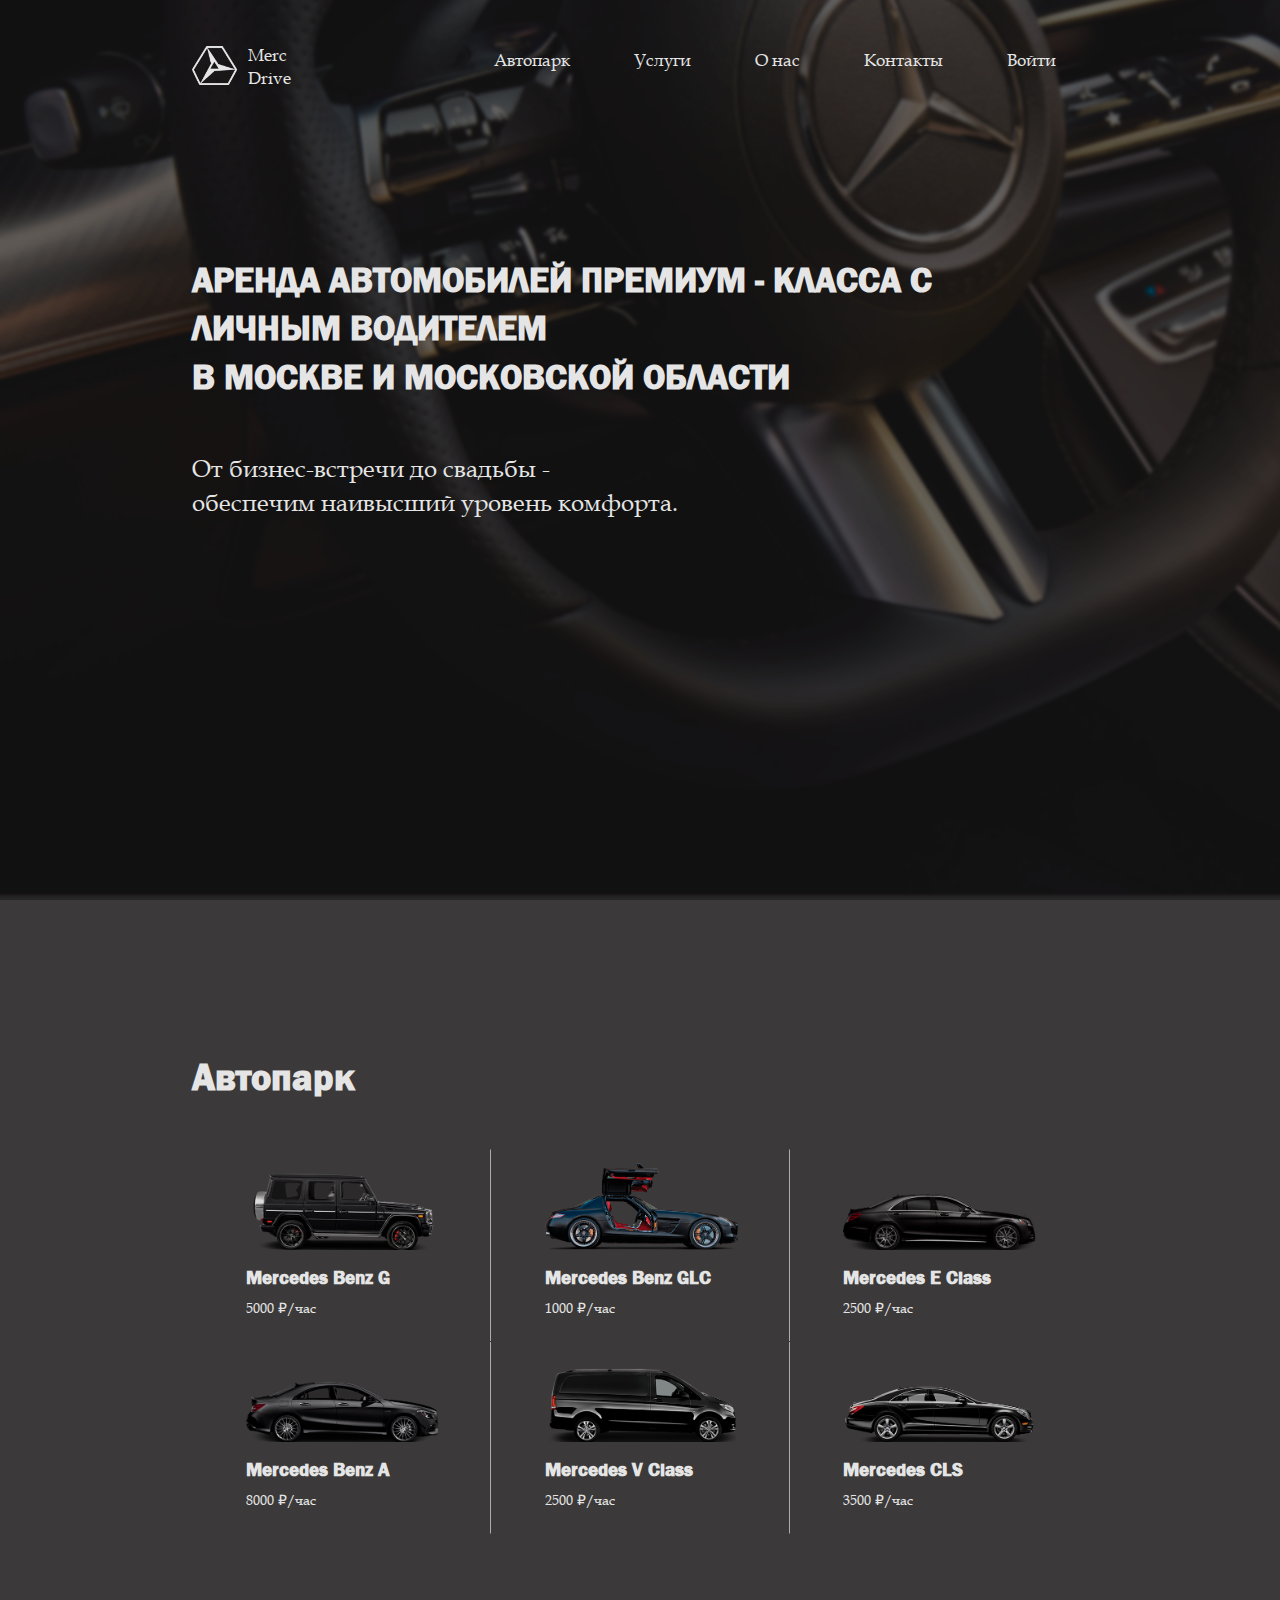
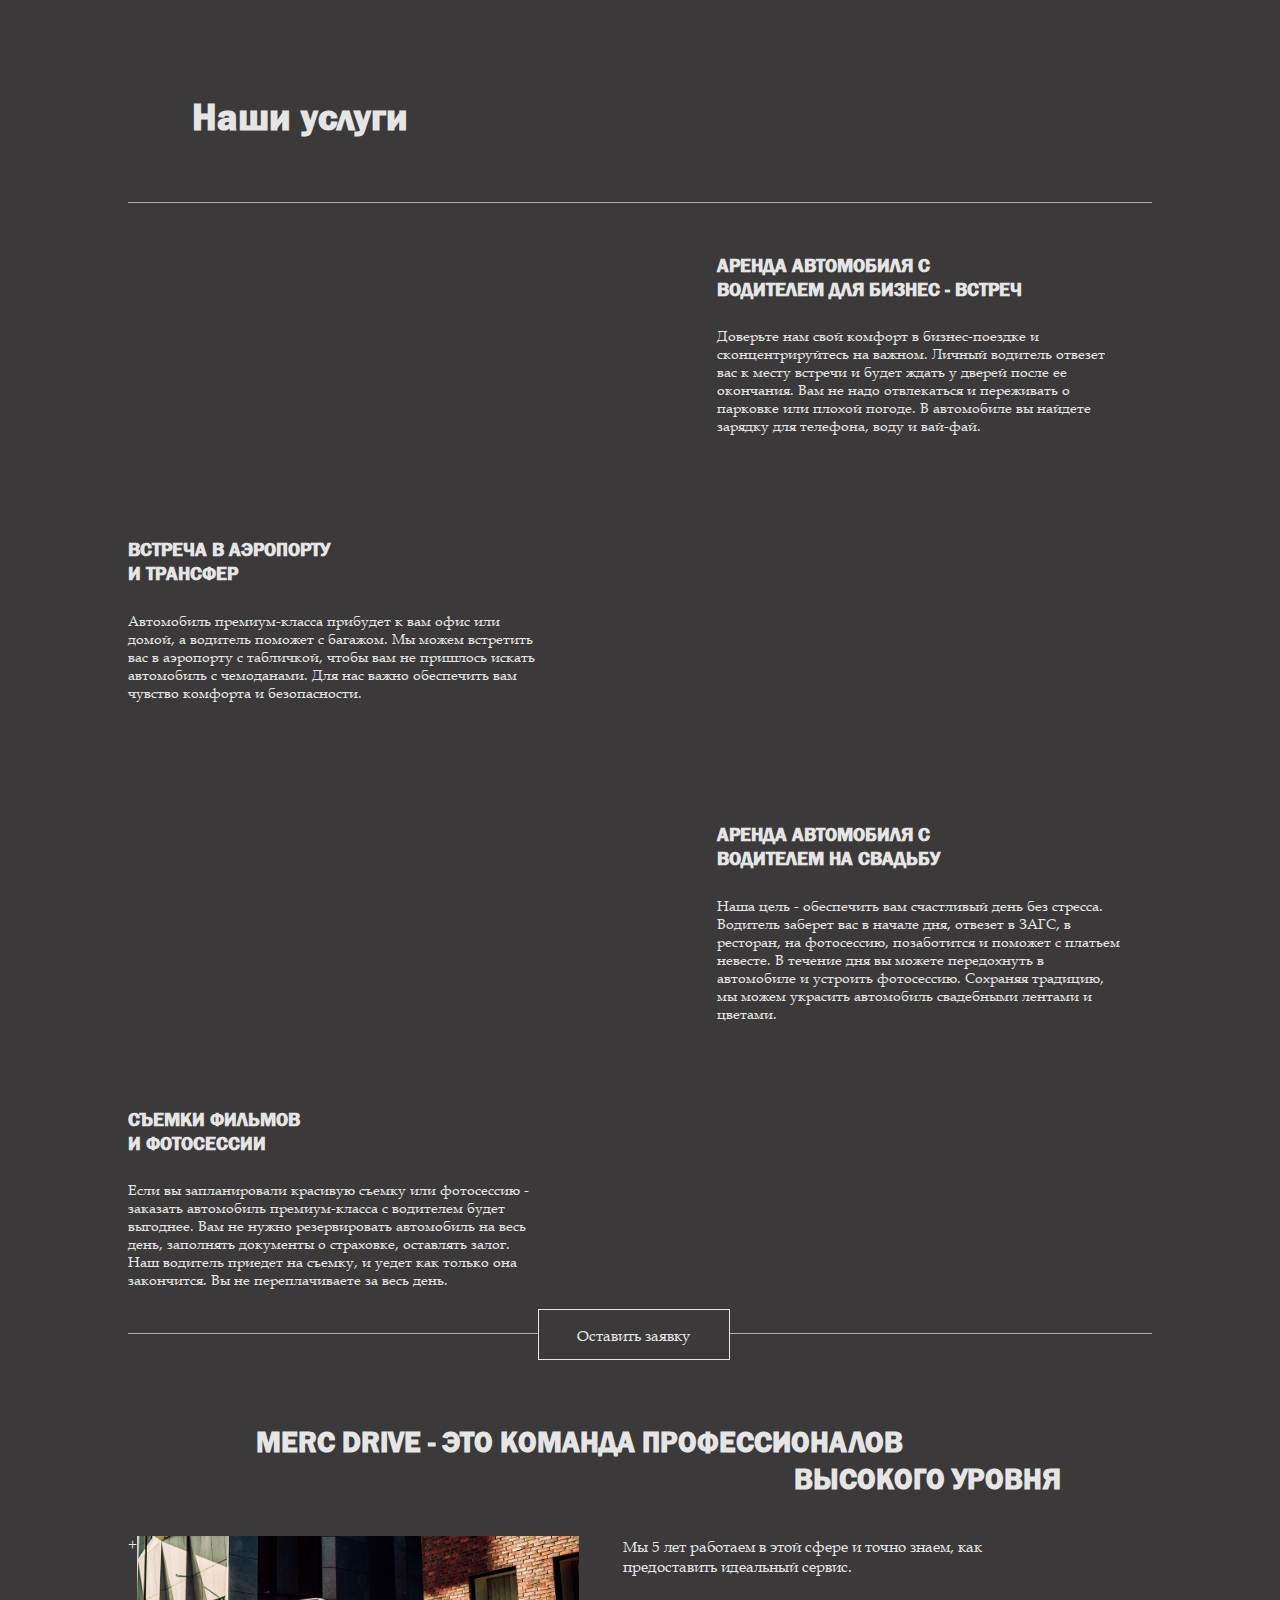
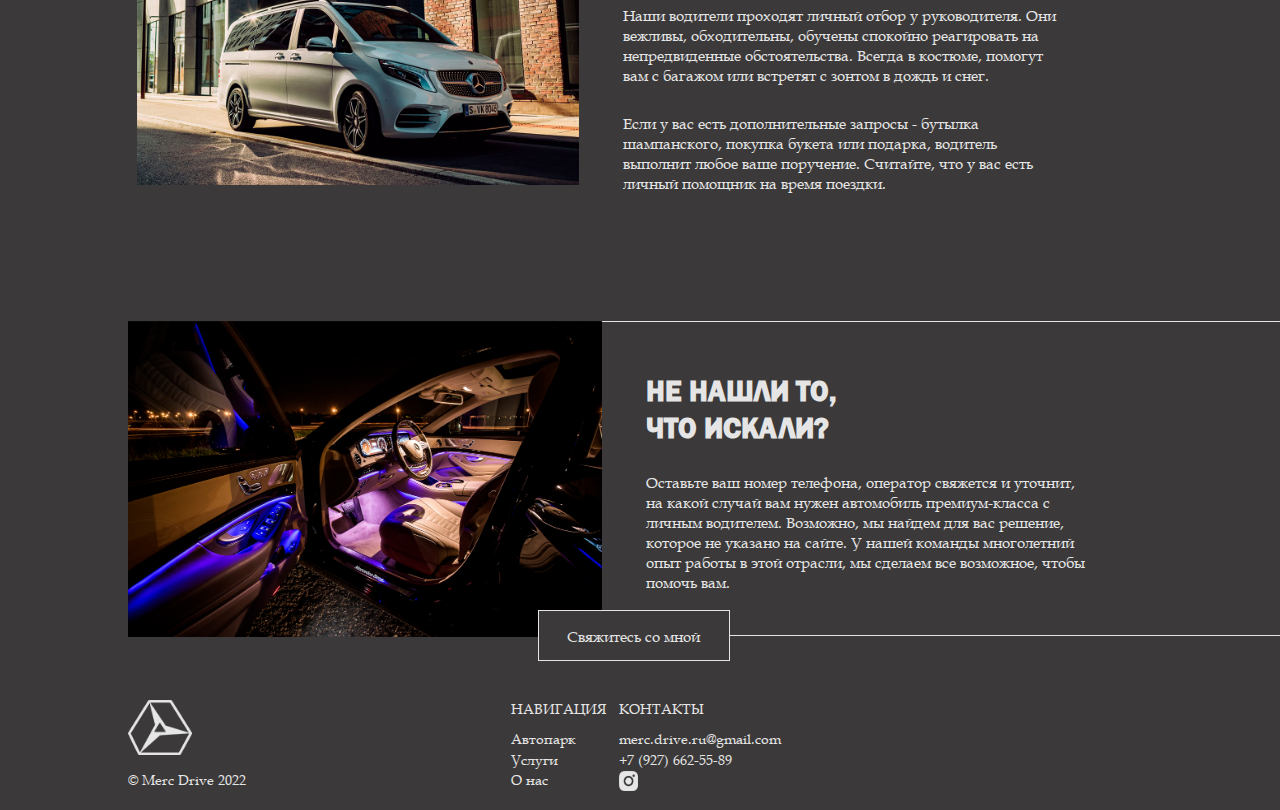
<file: index.html>
<!DOCTYPE html>
<html lang="ru">
<head>
    <meta charset="UTF-8">
    <meta http-equiv="X-UA-Compatible" content="IE=edge">
    <meta name="viewport" content="width=device-width, initial-scale=1.0">
    <link rel="stylesheet" href="/css/main.css">
    <title>Carsharing</title>
</head>
<body>
    <header>
        <div></div> <!-- блок для затемнения-->
        <ul>
            <li class="first_li">
                <img src="/picture/лого.png" alt="No Ethernet connection">
                <p>Merc <br> Drive</p>
            </li>
            <li>
                <nav>
                    <ul>
                        <a href="#1"><li>Автопарк</li></a>
                        <a href="#2"><li>Услуги</li></a>
                        <a href="#3"><li>О нас</li></a>
                        <a href="#4"><li>Контакты</li></a>
                        <a href="/output/sign.php"><li>Войти</li></a>
                    </ul>
                </nav>
            </li>
        </ul>
        <h1>
            АРЕНДА АВТОМОБИЛЕЙ ПРЕМИУМ - КЛАССА С ЛИЧНЫМ ВОДИТЕЛЕМ <br>
            В МОСКВЕ И МОСКОВСКОЙ ОБЛАСТИ
        </h1>
        <p>
            От бизнес-встречи до свадьбы - <br> обеспечим наивысший уровень комфорта.
        </p>
    </header>
    <main>
        <section class="information" id="information">
            <ul>
                <li>
                    <h3>40</h3>
                    <p>Водителей</p>
                </li>
                <li class="beetween">
                    <h3>5 лет</h3>
                    <p>В индустрии</p>
                </li>
                <li>
                    <h3>Самые</h3>
                    <p>Последние модели</p>
                </li>
            </ul>
        </section>
        <section class="cars">
            <h1>Автопарк</h1>
            <ul id="1">
                <li>
                    <a href="">
                       <div class="div_top">
                        <img src="/picture/MercedesBenzG.png" alt="">
                        <h3> Mercedes Benz G</h3>
                        <p>5000 ₽/час</p>
                    </div> 
                    </a>
                    <a href="">
                        <div class="div_top_second">
                        <img src="/picture/MercedesBenzGLC.png" alt="">
                        <h3> Mercedes Benz GLC</h3>
                        <p>1000 ₽/час</p>
                    </div>
                    </a>
                    <a href="">
                        <div class="div_top_last">
                            <img src="/picture/MercedesEClass.png" alt="">
                            <h3 class="last_h3"> Mercedes E Class</h3>
                            <p>2500 ₽/час</p>
                        </div>
                    </a>
                </li>
                <li class="bottom_li" id="bot">
                    <a href="">
                        <div class="bottom_div">
                        <img src="/picture/MercedesBenzA.png" alt="">
                        <h3> Mercedes Benz A</h3>
                        <p>8000 ₽/час</p>
                    </div>
                    </a>
                    <a href="">
                        <div class="bottom_div_second">
                        <img src="/picture/MercedesVClass.png" alt="">
                        <h3> Mercedes V Class</h3>
                        <p>2500 ₽/час</p>
                    </div>
                    </a>
                    <a href="">
                        <div class="bottom_div_last">
                        <img src="/picture/MercedesCLS.png" alt="">
                        <h3 class="last_h3"> Mercedes CLS</h3>
                        <p>3500 ₽/час</p>
                    </div>
                    </a>
                </li>
            </ul>
        </section>
        <section class="our_services">
            <h1>Наши услуги</h1>
            <ul id="2">
                <li>
                    <div>
                        <img id="left_picture1" src="/picture/oursevicesfirst.png" alt="">
                    </div>
                    <div>
                        <h3 class="li_h3_first">АРЕНДА АВТОМОБИЛЯ С <br> ВОДИТЕЛЕМ ДЛЯ БИЗНЕС - ВСТРЕЧ</h3>
                        <p class="li_p_first"> 
                            Доверьте нам свой комфорт в бизнес-поездке и сконцентрируйтесь на важном. Личный водитель отвезет вас к месту встречи и будет ждать у дверей после ее окончания. Вам не надо отвлекаться и переживать о парковке или плохой погоде. В автомобиле вы найдете зарядку для телефона, воду и вай-фай.
                        </p>
                    </div>
                </li>
                <li>
                    <div>
                        <h3 class="li_h3_second">ВСТРЕЧА В АЭРОПОРТУ <br> И ТРАНСФЕР</h3>
                        <p class="li_p_second">
                            Автомобиль премиум-класса прибудет к вам офис или домой, а водитель поможет с багажом. Мы можем встретить вас в аэропорту с табличкой, чтобы вам не пришлось искать автомобиль с чемоданами. Для нас важно обеспечить вам чувство комфорта и безопасности.</p>
                    </div>
                    <div>
                        <img id="right_picture1" src="/picture/oursevicesSecond.png" alt="">
                    </div>
                </li>
                <li>
                    <div>
                        <img id="left_picture2" src="/picture/oursevicestrith.png" alt="">
                    </div>
                    <div>
                        <h3 class="li_h3_first">АРЕНДА АВТОМОБИЛЯ С <br> ВОДИТЕЛЕМ НА СВАДЬБУ</h3>
                        <p class="li_p_first">
                            Наша цель - обеспечить вам счастливый день без стресса. Водитель заберет вас в начале дня, отвезет в ЗАГС, в ресторан, на фотосессию, позаботится и поможет с платьем невесте. В течение дня вы можете передохнуть в автомобиле и устроить фотосессию. Сохраняя традицию, мы можем украсить автомобиль свадебными лентами и цветами.                        </p>
                    </div>
                </li>
                <li>
                    <div>
                        <h3 class="li_h3_second">СЪЕМКИ ФИЛЬМОВ <br> И ФОТОСЕССИИ</h3>
                        <p class="li_p_second">
                            Если вы запланировали красивую съемку или фотосессию - заказать автомобиль премиум-класса с водителем будет выгоднее. Вам не нужно резервировать автомобиль на весь день, заполнять документы о страховке, оставлять залог. Наш водитель приедет на съемку, и уедет как только она закончится. Вы не переплачиваете за весь день.                    </div>
                    <div>
                        <img id="right_picture2" src="/picture/oursevicesfourth.png" alt="">
                    </div>
                </li>
            </ul>
            <a id="btn" class="btn animated-button thar-three" onclick="click3()"><p>Оставить заявку</p></a> 
            <div class="modul" id="modul"></div>
            <div class="modul_window" id="modul-window">
                <h1 id="close-modul"><a onclick="click4()">+</a></h1>
                <p>
                Чтобы оставить заявку <a href="/output/sign.php">зарегистрируйтесь</a>
            </p>
            </div>
        </section>
        <section class="professional">
            <h1 class="first_h1">MERC DRIVE - ЭТО КОМАНДА ПРОФЕССИОНАЛОВ</h1>
            <h1 id="3" class="second_h1">ВЫСОКОГО УРОВНЯ</h1>
            <ul>+
                
                <li>
                    <img id="profimg" src="/picture/professionalfirst.png" alt="">
                </li>
                <li>
                    <p class="first_p">Мы 5 лет работаем в этой сфере и точно знаем, как предоставить идеальный сервис.</p>
                    <p class="second_p">Наши водители проходят личный отбор у руководителя. Они вежливы, обходительны, обучены спокойно реагировать на непредвиденные обстоятельства. Всегда в костюме, помогут вам с багажом или встретят с зонтом в дождь и снег.</p>
                    <p class="trith_p">Если у вас есть дополнительные запросы - бутылка шампанского, покупка букета или подарка, водитель выполнит любое ваше поручение. Считайте, что у вас есть личный помощник на время поездки.</p>
                </li>
            </ul>
        </section>
        <section class="search">
            <ul>
                <li >
                    <img id="searchimg" src="/picture/searchfirst.png" alt="">
                </li>
                <li class="first_li_search">
                    <h1>НЕ НАШЛИ ТО, ЧТО ИСКАЛИ?</h1>
                    <p>Оставьте ваш номер телефона, оператор свяжется и уточнит, на какой случай вам нужен автомобиль премиум-класса с личным водителем. Возможно, мы найдем для вас решение, которое не указано на сайте. У нашей команды многолетний опыт работы в этой отрасли, мы сделаем все возможное, чтобы помочь вам.</p>
                </li>
            </ul>
            <a id="btn2" class="btn animated-button thar-three" onclick="click3()"><p>Свяжитесь со мной</p></a> 
            <div class="modul" id="modul"></div>
            <div class="modul_window" id="modul-window">
                <h1 id="close-modul"><a onclick="click4()">+</a></h1>
                <p>
                Чтобы оставить заявку <a href="/output/sign.php">зарегистрируйтесь</a>
            </p>
            </div>
        </section>
    </main>
    <footer>
        <div id="4">
            <img class="logotip" src="/picture/лого.png" alt="">
            <p>© Merc Drive 2022</p>
        </div>
        <div>
            <ul>
                <li class="first_li_footer">
                    <p class="p_footer">НАВИГАЦИЯ</p>
                    <a href="#1">Автопарк</a>
                    <a href="#2">Услуги</a>
                    <a href="#3">О нас</a>
                </li>
                <li>
                    <p class="p_footer">КОНТАКТЫ</p>
                    <p href="">merc.drive.ru@gmail.com</p>
                    <p href="">+7 (927) 662-55-89</p>
                    <a href="#"><img class="inst" src="/picture/inst.png" alt=""></a>
                </li>
            </ul>
        </div>
    </footer>
    <a href="#" id="go1" class="go">↑</a>
    <script src="/js/scroll.js"></script>
    
</body>
</html>
</file>
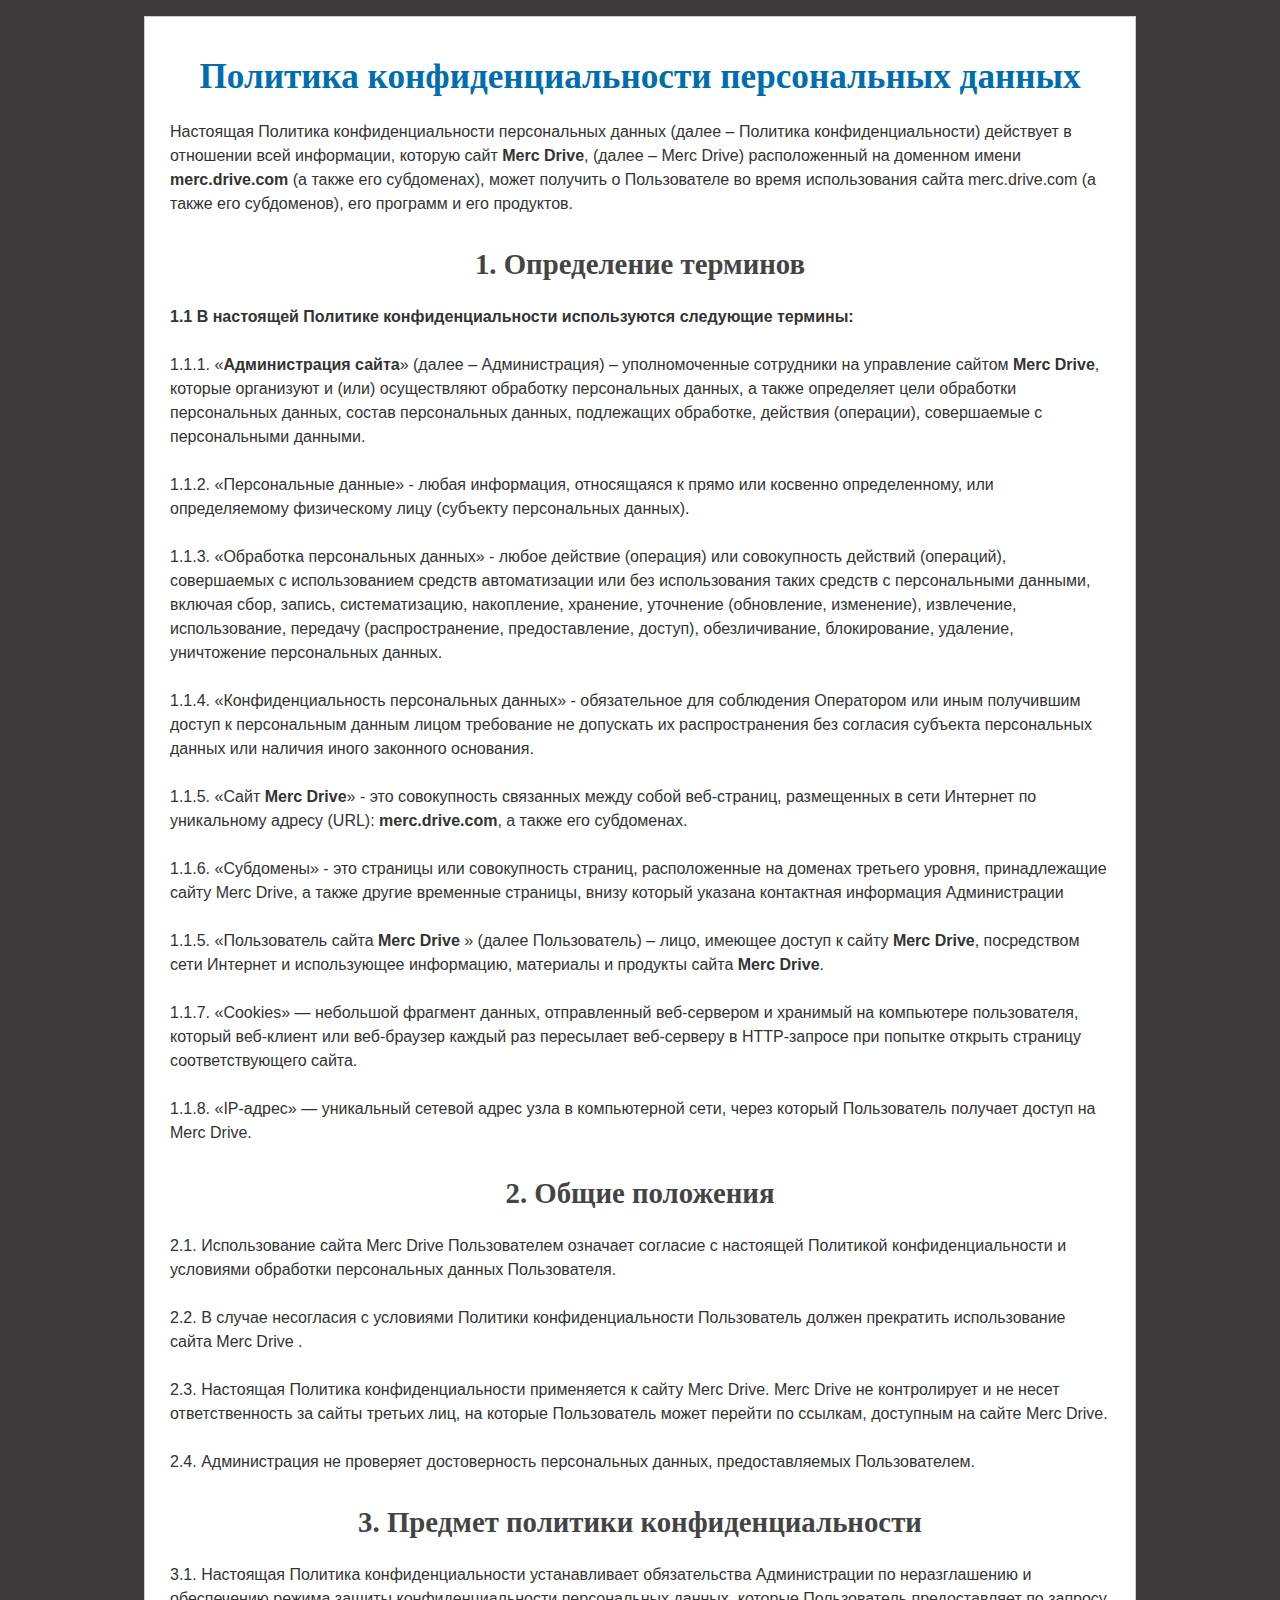
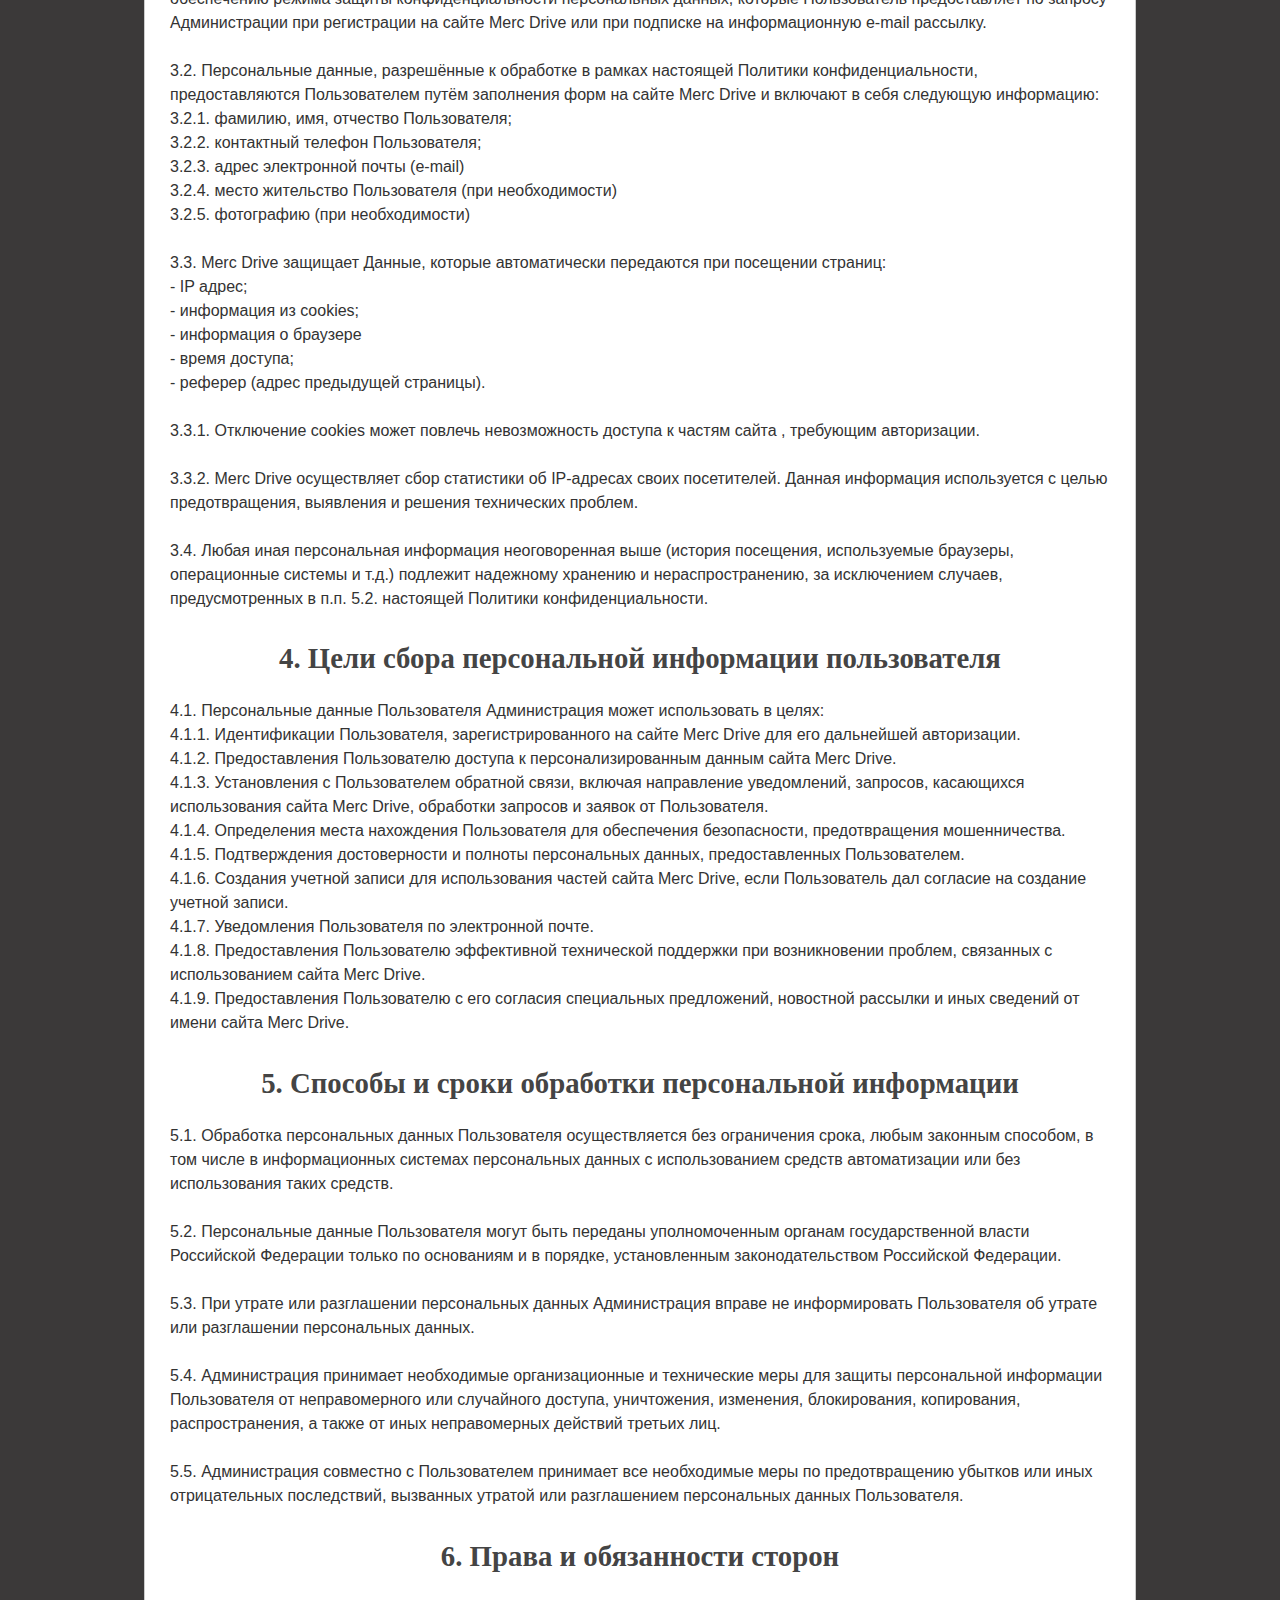
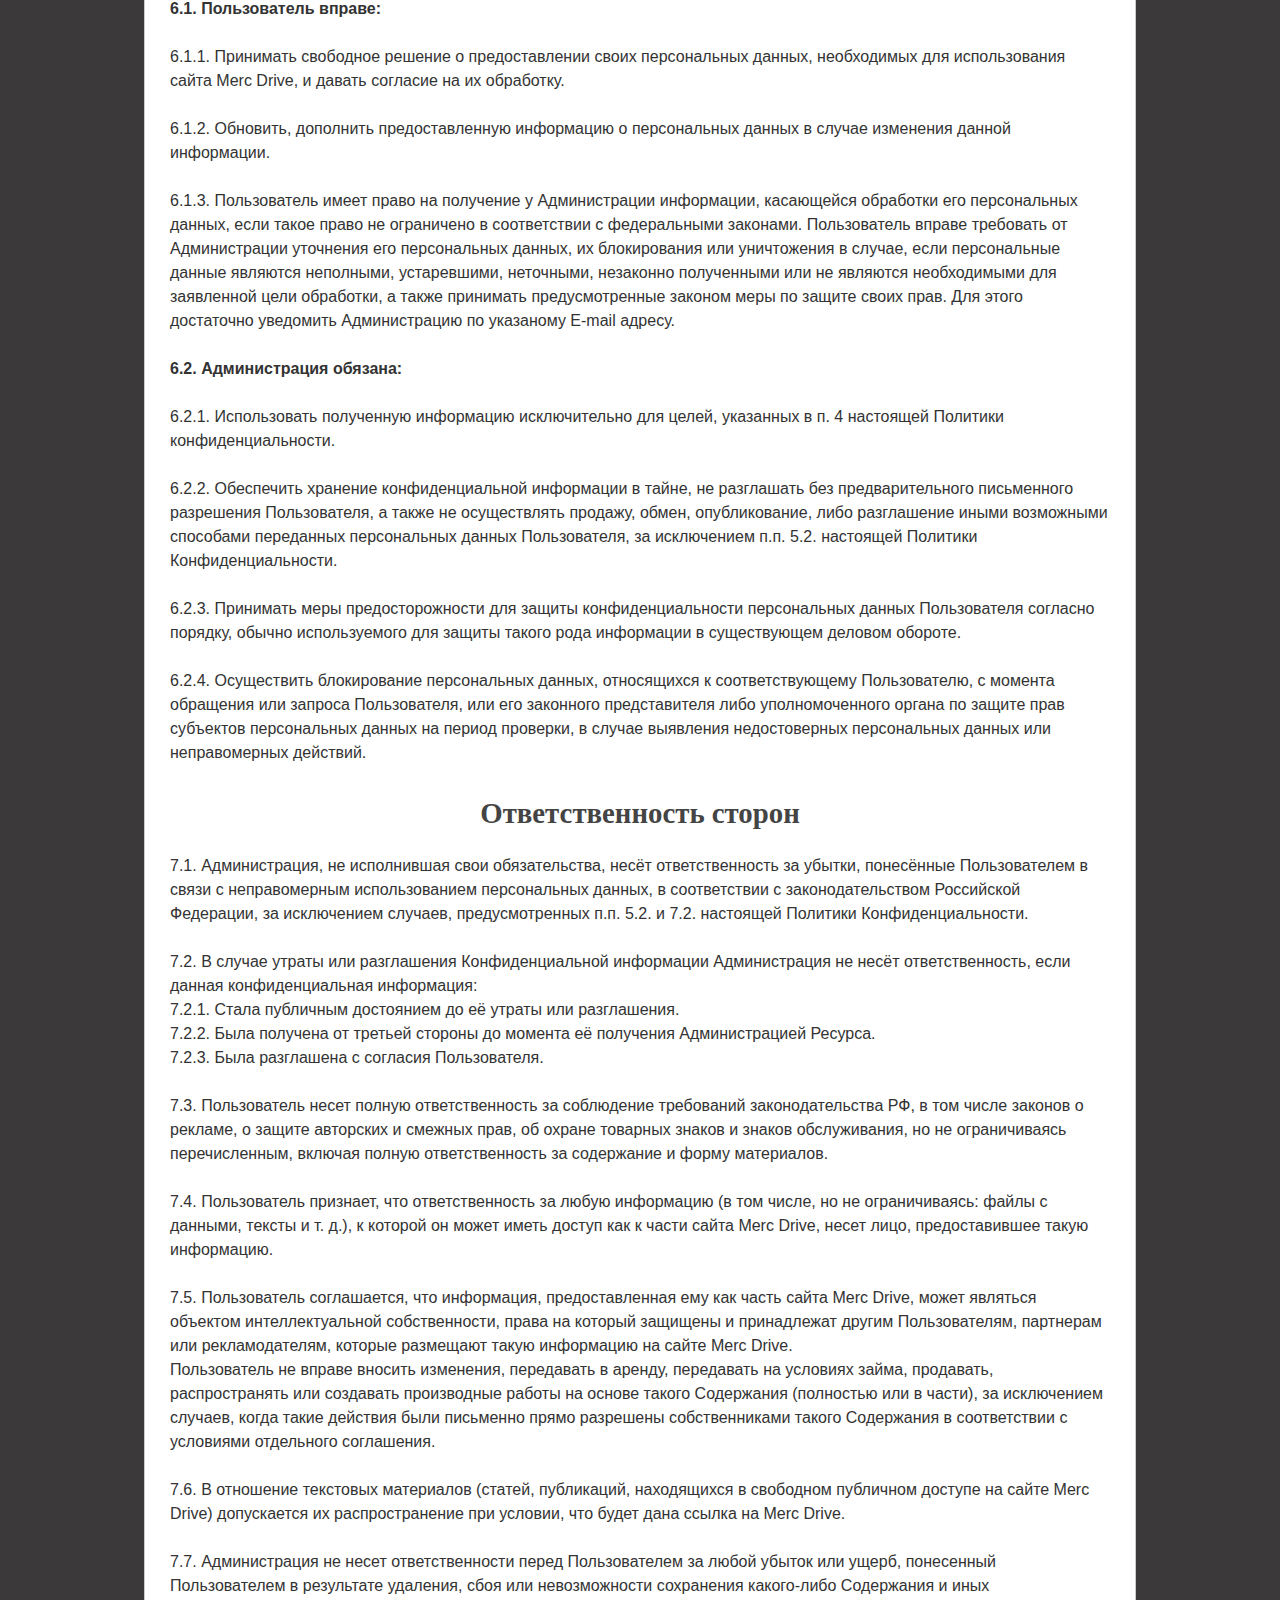
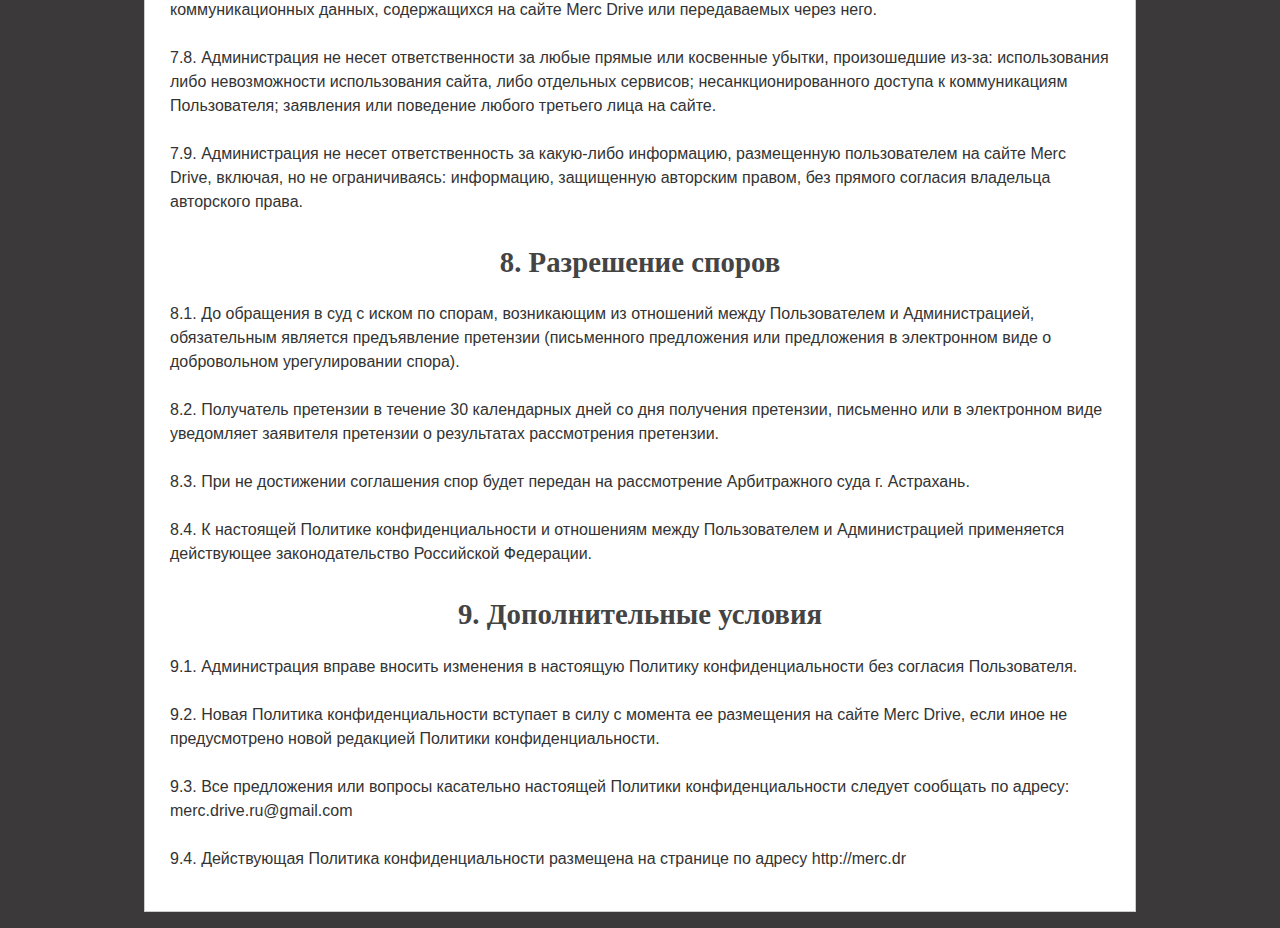
<file: politica.html>
<!DOCTYPE html><html lang=\"ru-ru\" dir=\"ltr\">
<head>
<meta http-equiv="content-type" content="text/html; charset=utf-8" />
<meta name="viewport" content="width=device-width, initial-scale=1.0" />
<link href="favicon.ico" rel="shortcut icon" type="image/vnd.microsoft.icon" />
<title>Политика конфиденциальности</title>
<style>
body {background:#3b3939}
form {margin:0}
.layout {background:#fff; width:940px; margin:1em auto; border:1px solid #ccc; padding:1em 2%}
h1 {color:#006dad; font-size:2.2em; text-align:center}
h2 {color:#444; font-size:1.8em; text-align:center}
h3 {color:#222; font-size:1.6em; text-align:center}
p {color:#333; padding:0 0 0.5em; font:1em Arial; line-height:150%}
</style>
</head>
<body><div class="layout">
		<h1>Политика конфиденциальности персональных данных</h1>
		<p>Настоящая Политика конфиденциальности персональных данных (далее – Политика конфиденциальности) действует в 
		отношении всей информации, которую сайт <strong>Merc Drive</strong>, (далее – Merc Drive) расположенный на 
		доменном имени <strong>merc.drive.com</strong> (а также его субдоменах), может получить о Пользователе во время использования 
		сайта merc.drive.com (а также его субдоменов), его программ и его продуктов.</p>
		
		<h2>1. Определение терминов</h2>
		
		<p><strong>1.1 В настоящей Политике конфиденциальности используются следующие термины:<strong></p>
		
		<p>1.1.1. «<strong>Администрация сайта</strong>» (далее – Администрация) – уполномоченные сотрудники 
		на управление сайтом <strong>Merc Drive</strong>,
		которые организуют и (или) осуществляют обработку персональных данных, а также определяет цели обработки персональных 
		данных, состав персональных данных, подлежащих обработке, действия (операции), совершаемые с персональными данными.</p>
		
		<p>1.1.2. «Персональные данные» - любая информация, относящаяся к прямо или косвенно определенному, или определяемому 
		физическому лицу (субъекту персональных данных).</p>

		<p>1.1.3. «Обработка персональных данных» - любое действие (операция) или совокупность действий (операций), совершаемых 
		с использованием средств автоматизации или без использования таких средств с персональными данными, включая сбор, запись, 
		систематизацию, накопление, хранение, уточнение (обновление, изменение), извлечение, использование, передачу 
		(распространение, предоставление, доступ), обезличивание, блокирование, удаление, уничтожение персональных данных.</p>

		<p>1.1.4. «Конфиденциальность персональных данных» - обязательное для соблюдения Оператором или иным получившим доступ 
		к персональным данным лицом требование не допускать их распространения без согласия субъекта персональных данных или 
		наличия иного законного основания.</p>

		<p>1.1.5. «Сайт <strong> Merc Drive</strong>» - это совокупность связанных между собой веб-страниц, размещенных в сети Интернет по уникальному 
		адресу (URL): <strong>merc.drive.com</strong>, а также его субдоменах.</p>

		<p>1.1.6. «Субдомены»  - это страницы или совокупность страниц, расположенные на доменах третьего уровня, 
		принадлежащие сайту Merc Drive, а также другие временные страницы, внизу который указана контактная
		информация Администрации</p>
		
		<p>1.1.5. «Пользователь сайта <strong>Merc Drive</strong> » (далее Пользователь) – лицо, имеющее доступ 
		к сайту <strong>Merc Drive</strong>, посредством сети Интернет 
		и использующее информацию, материалы и продукты сайта <strong>Merc Drive</strong>.</p>
		
		<p>1.1.7. «Cookies» — небольшой фрагмент данных, отправленный веб-сервером и хранимый на компьютере пользователя, 
		который веб-клиент или веб-браузер каждый раз пересылает веб-серверу в HTTP-запросе при попытке открыть страницу 
		соответствующего сайта.</p>

		<p>1.1.8. «IP-адрес» — уникальный сетевой адрес узла в компьютерной сети, через который Пользователь получает доступ на 
		Merc Drive.</p>
		
		<h2>2. Общие положения</h2>
		<p>2.1. Использование сайта Merc Drive Пользователем означает согласие с настоящей Политикой 
		конфиденциальности и условиями обработки персональных данных Пользователя.</p>

		<p>2.2. В случае несогласия с условиями Политики конфиденциальности Пользователь должен прекратить использование 
		сайта Merc Drive .</p>

		<p>2.3. Настоящая Политика конфиденциальности применяется к сайту Merc Drive.
		Merc Drive не контролирует и не несет ответственность за сайты третьих лиц, на которые Пользователь 
		может перейти по ссылкам, доступным на сайте Merc Drive.</p>

		<p>2.4. Администрация не проверяет достоверность персональных данных, предоставляемых Пользователем.</p>
		
		<h2>3. Предмет политики конфиденциальности</h2>
		
		<p>3.1. Настоящая Политика конфиденциальности устанавливает обязательства Администрации по неразглашению и обеспечению 
		режима защиты конфиденциальности персональных данных, которые Пользователь предоставляет по запросу Администрации при 
		регистрации на сайте Merc Drive или при подписке на информационную e-mail рассылку.</p>
		
		<p>3.2. Персональные данные, разрешённые к обработке в рамках настоящей Политики конфиденциальности, предоставляются 
		Пользователем путём заполнения форм на сайте Merc Drive и включают в себя следующую информацию:<br />
		3.2.1. фамилию, имя, отчество Пользователя;<br />
		3.2.2. контактный телефон Пользователя;<br />
		3.2.3. адрес электронной почты (e-mail)<br />
		3.2.4. место жительство Пользователя (при необходимости)<br />
		3.2.5. фотографию (при необходимости)</p>

		<p>3.3. Merc Drive защищает Данные, которые автоматически передаются при посещении страниц:<br />
		- IP адрес;<br />
		- информация из cookies;<br />
		- информация о браузере <br />
		- время доступа;<br />
		- реферер (адрес предыдущей страницы).</p>

		<p>3.3.1. Отключение cookies может повлечь невозможность доступа к частям сайта <?php echo Merc Drive ?>, требующим 
		авторизации.</p>

		<p>3.3.2. Merc Drive осуществляет сбор статистики об IP-адресах своих посетителей. Данная информация 
		используется с целью предотвращения, выявления и решения технических проблем.</p>
		<p>3.4. Любая иная персональная информация неоговоренная выше (история посещения, используемые браузеры, операционные 
		системы и т.д.) подлежит надежному хранению и нераспространению, за исключением случаев, 
		предусмотренных в п.п. 5.2. настоящей Политики конфиденциальности.</p>
		
		<h2>4. Цели сбора персональной информации пользователя</h2>
		
		<p>4.1. Персональные данные Пользователя Администрация может использовать в целях:<br />
		4.1.1. Идентификации Пользователя, зарегистрированного на сайте Merc Drive для его дальнейшей авторизации.<br />

		4.1.2. Предоставления Пользователю доступа к персонализированным данным сайта Merc Drive.<br />

		4.1.3. Установления с Пользователем обратной связи, включая направление уведомлений, запросов, касающихся использования 
		сайта Merc Drive, обработки запросов и заявок от Пользователя.<br />

		4.1.4. Определения места нахождения Пользователя для обеспечения безопасности, предотвращения мошенничества.<br />

		4.1.5. Подтверждения достоверности и полноты персональных данных, предоставленных Пользователем.<br />

		4.1.6. Создания учетной записи для использования частей сайта Merc Drive, если Пользователь дал согласие на 
		создание учетной записи.<br />

		4.1.7. Уведомления Пользователя по электронной почте.<br />

		4.1.8. Предоставления Пользователю эффективной технической поддержки при возникновении проблем, связанных с использованием 
		сайта Merc Drive.<br />

		4.1.9. Предоставления Пользователю с его согласия специальных предложений, новостной рассылки и иных сведений от имени 
		сайта Merc Drive.</p>
		
		<h2>5. Способы и сроки обработки персональной информации</h2>
		
		<p>5.1. Обработка персональных данных Пользователя осуществляется без ограничения срока, любым законным способом, в 
		том числе в информационных системах персональных данных с использованием средств автоматизации или без использования 
		таких средств.</p>
		<p>5.2. Персональные данные Пользователя могут быть переданы уполномоченным органам государственной власти Российской 
		Федерации только по основаниям и в порядке, установленным законодательством Российской Федерации.</p>
		<p>5.3. При утрате или разглашении персональных данных Администрация вправе не информировать Пользователя об утрате или 
		разглашении персональных данных.</p>
		<p>5.4. Администрация принимает необходимые организационные и технические меры для защиты персональной информации 
		Пользователя от неправомерного или случайного доступа, уничтожения, изменения, блокирования, копирования, распространения, 
		а также от иных неправомерных действий третьих лиц.</p>
		<p>5.5. Администрация совместно с Пользователем принимает все необходимые меры по предотвращению убытков или иных 
		отрицательных последствий, вызванных утратой или разглашением персональных данных Пользователя.</p>
		
		<h2>6. Права и обязанности сторон</h2>
		
		<p><strong>6.1. Пользователь вправе:</strong></p>
		<p>6.1.1. Принимать свободное решение о предоставлении своих персональных данных, необходимых для использования 
		сайта Merc Drive, и давать согласие на их обработку.</p>

		<p>6.1.2. Обновить, дополнить предоставленную информацию о персональных данных в случае изменения данной информации.</p>
		
		<p>6.1.3. Пользователь имеет право на получение у Администрации информации, касающейся обработки его персональных данных, 
		если такое право не ограничено в соответствии с федеральными законами. Пользователь вправе требовать от Администрации
		уточнения его персональных данных, их блокирования или уничтожения в случае, если персональные данные являются неполными, 
		устаревшими, неточными, незаконно полученными или не являются необходимыми для заявленной цели обработки, а также 
		принимать предусмотренные законом меры по защите своих прав. Для этого достаточно уведомить Администрацию по указаному E-mail адресу.</p>

		<p><strong>6.2. Администрация обязана:</strong></p>
		<p>6.2.1. Использовать полученную информацию исключительно для целей, указанных в п. 4 настоящей Политики 
		конфиденциальности.</p>

		<p>6.2.2. Обеспечить хранение конфиденциальной информации в тайне, не разглашать без предварительного письменного 
		разрешения Пользователя, а также не осуществлять продажу, обмен, опубликование, либо разглашение иными возможными 
		способами переданных персональных данных Пользователя, за исключением п.п. 5.2. настоящей Политики Конфиденциальности.</p>

		<p>6.2.3. Принимать меры предосторожности для защиты конфиденциальности персональных данных Пользователя согласно порядку, 
		обычно используемого для защиты такого рода информации в существующем деловом обороте.</p>

		<p>6.2.4. Осуществить блокирование персональных данных, относящихся к соответствующему Пользователю, с момента 
		обращения или запроса Пользователя, или его законного представителя либо уполномоченного органа по защите прав 
		субъектов персональных данных на период проверки, в случае выявления недостоверных персональных данных или 
		неправомерных действий.</p>
		
		<h2>Ответственность сторон</h2>
		<p>7.1. Администрация, не исполнившая свои обязательства, несёт ответственность за убытки, 
		понесённые Пользователем в связи с неправомерным использованием персональных данных, в соответствии с законодательством 
		Российской Федерации, за исключением случаев, предусмотренных п.п. 5.2. и 7.2. настоящей Политики Конфиденциальности.</p>

		<p>7.2. В случае утраты или разглашения Конфиденциальной информации Администрация не несёт ответственность, 
		если данная конфиденциальная информация:<br />
		7.2.1. Стала публичным достоянием до её утраты или разглашения.<br />
		7.2.2. Была получена от третьей стороны до момента её получения Администрацией Ресурса.<br />
		7.2.3. Была разглашена с согласия Пользователя.</p>

		<p>7.3. Пользователь несет полную ответственность за соблюдение требований законодательства РФ, в том числе законов о 
		рекламе, о защите авторских и смежных прав, об охране товарных знаков и знаков обслуживания, но не ограничиваясь 
		перечисленным, включая полную ответственность за содержание и форму материалов.</p>

		<p>7.4. Пользователь признает, что ответственность за любую информацию (в том числе, но не ограничиваясь: файлы с данными, 
		тексты и т. д.), к которой он может иметь доступ как к части сайта Merc Drive, несет лицо, предоставившее 
		такую информацию.</p>
		
		<p>7.5. Пользователь соглашается, что информация, предоставленная ему как часть сайта Merc Drive, может 
		являться объектом интеллектуальной собственности, права на который защищены и принадлежат другим Пользователям, 
		партнерам или рекламодателям, которые размещают такую информацию на сайте Merc Drive. <br />
		Пользователь не вправе вносить изменения, передавать в аренду, передавать на условиях займа, продавать, распространять 
		или создавать производные работы на основе такого Содержания (полностью или в части), за исключением случаев, когда такие 
		действия были письменно прямо разрешены собственниками такого Содержания в соответствии с условиями отдельного соглашения.</p>

		<p>7.6. В отношение текстовых материалов (статей, публикаций, находящихся в свободном публичном доступе на 
		сайте Merc Drive) допускается их распространение при условии, что будет дана ссылка 
		на Merc Drive.</p>
		
		<p>7.7. Администрация не несет ответственности перед Пользователем за любой убыток или ущерб, понесенный Пользователем 
		в результате удаления, сбоя или невозможности сохранения какого-либо Содержания и иных коммуникационных данных, 
		содержащихся на сайте Merc Drive или передаваемых через него.</p>

		<p>7.8. Администрация не несет ответственности за любые прямые или косвенные убытки, произошедшие из-за: использования 
		либо невозможности использования сайта, либо отдельных сервисов; несанкционированного доступа к коммуникациям 
		Пользователя; заявления или поведение любого третьего лица на сайте.</p>
		
		<p>7.9. Администрация не несет ответственность за какую-либо информацию, размещенную пользователем на 
		сайте Merc Drive, включая, но не ограничиваясь: информацию, защищенную авторским правом, без прямого 
		согласия владельца авторского права.</p>
		
		<h2>8. Разрешение споров</h2>
		
		<p>8.1. До обращения в суд с иском по спорам, возникающим из отношений между Пользователем и Администрацией, обязательным 
		является предъявление претензии (письменного предложения или предложения в электронном виде о добровольном урегулировании 
		спора).</p>

		<p>8.2. Получатель претензии в течение 30 календарных дней со дня получения претензии, письменно или в электронном виде 
		уведомляет заявителя претензии о результатах рассмотрения претензии.</p>

		<p>8.3. При не достижении соглашения спор будет передан на рассмотрение Арбитражного суда г. Астрахань.</p>

		<p>8.4. К настоящей Политике конфиденциальности и отношениям между Пользователем и Администрацией 
		применяется действующее законодательство Российской Федерации.</p>
		
		<h2>9. Дополнительные условия</h2>
		<p>9.1. Администрация вправе вносить изменения в настоящую Политику конфиденциальности без согласия Пользователя.</p>

		<p>9.2. Новая Политика конфиденциальности вступает в силу с момента ее размещения на сайте Merc Drive, если 
		иное не предусмотрено новой редакцией Политики конфиденциальности.</p>

		<p>9.3. Все предложения или вопросы касательно настоящей Политики конфиденциальности следует сообщать по 
		адресу: merc.drive.ru@gmail.com</p>
		
		<p>9.4. Действующая Политика конфиденциальности размещена на странице по адресу http://merc.dr
</file>
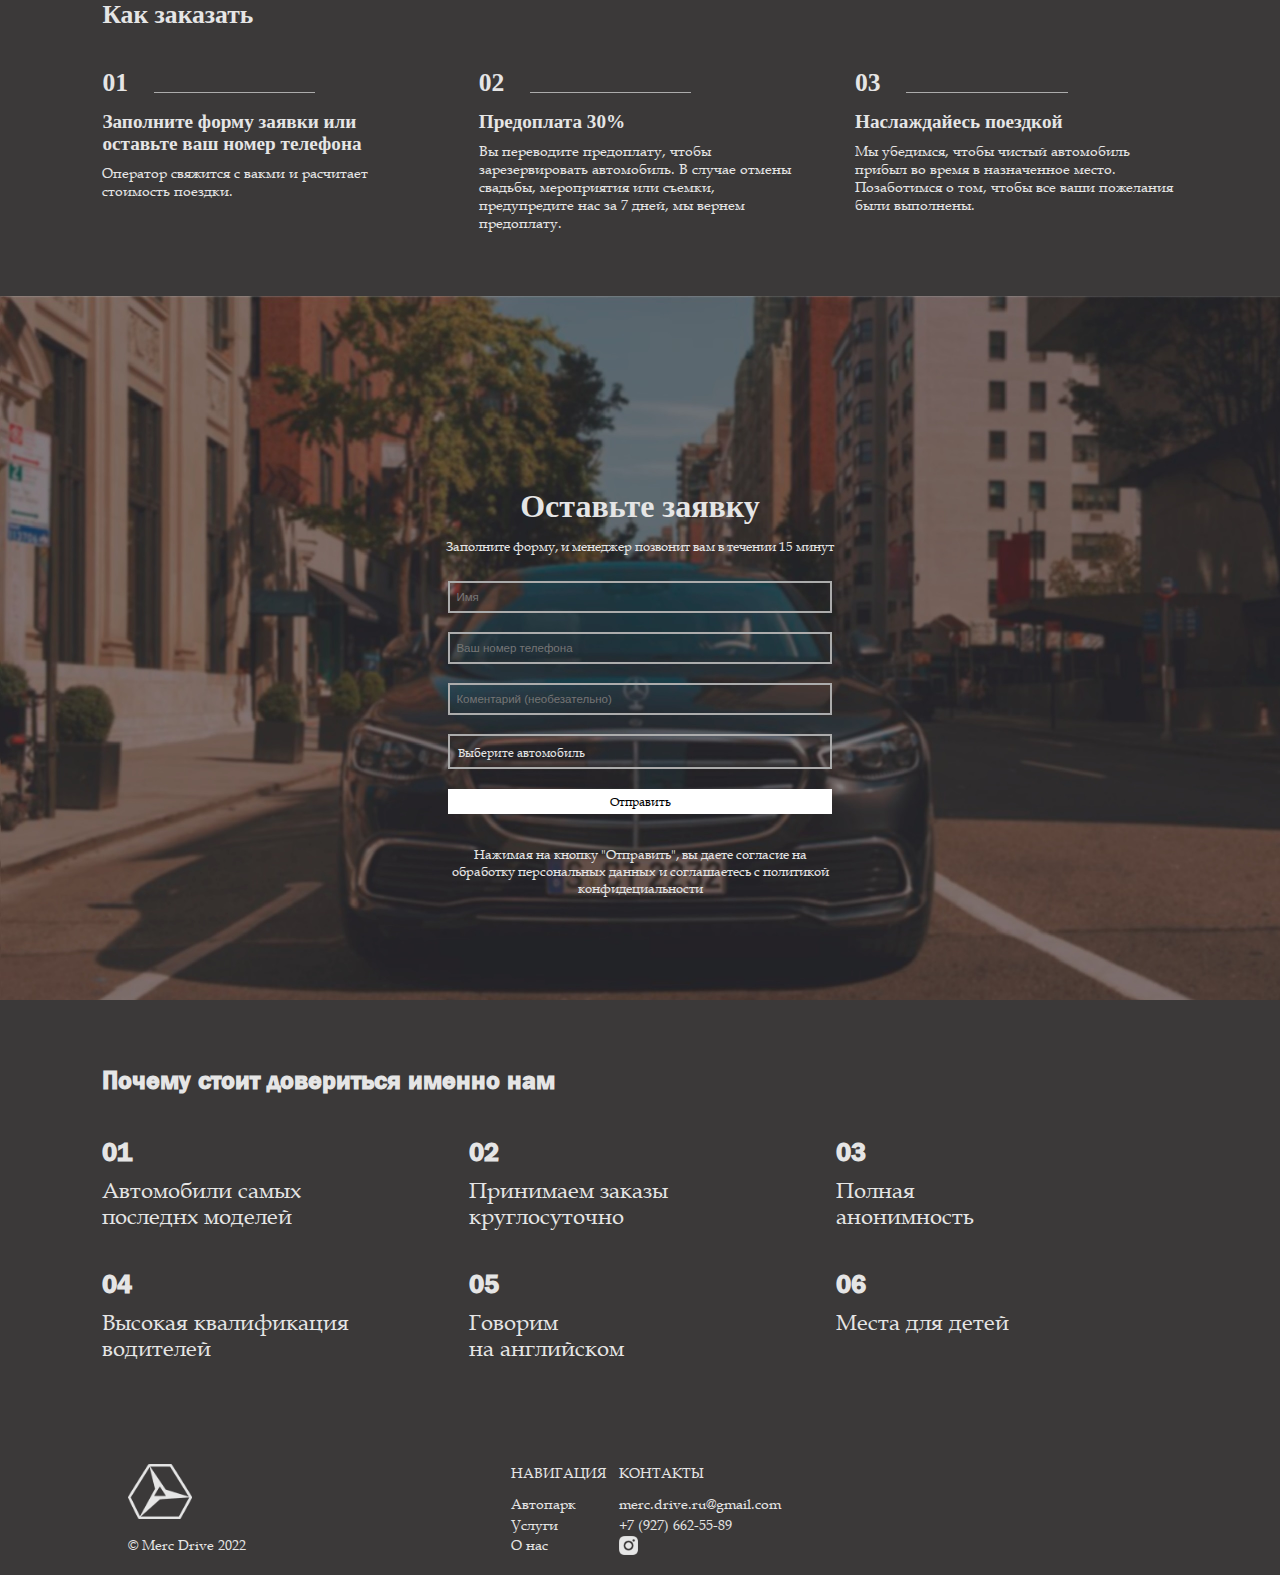
<file: output/aplication.html>
<!DOCTYPE html>
<html lang="ru">
<head>
    <meta charset="UTF-8">
    <meta http-equiv="X-UA-Compatible" content="IE=edge">
    <meta name="viewport" content="width=device-width, initial-scale=1.0">
    <link rel="stylesheet" href="/css/aplication.css">
    <title>Оставить заявку</title>
</head>
<body>
    <section class="section_first">
        <h1>Как заказать</h1>
        <ul>
            <li>
                <div>
                    <h2>01</h2>
                    <div></div>
                </div>
                <h3>Заполните форму заявки или оставьте ваш номер телефона</h3>
                <p>Оператор свяжится с вакми и расчитает стоимость поездки.</p>
            </li>
            <li>
                <div>
                    <h2>02</h2>
                    <div></div>
                </div>
                <h3>Предоплата 30%</h3>
                <p>Вы переводите предоплату, чтобы зарезервировать автомобиль.
                    В случае отмены свадьбы, мероприятия или съемки, предупредите нас за 7 дней, 
                    мы вернем предоплату.
                </p>
            </li>
            <li>
                <div>
                    <h2>03</h2>
                    <div></div>
                </div>
                <h3>Наслаждайесь поездкой</h3>
                <p>Мы убедимся, чтобы чистый автомобиль прибыл во время в назначенное место.
                    Позаботимся о том, чтобы все ваши пожелания были выполнены.
                </p>
            </li>
        </ul>
    </section>
    <section class="second_section">
        <div>
            <h2>Оставьте заявку</h2>
            <p>Заполните форму, и менеджер позвонит вам в течении 15 минут</p>
            <form method="POST" action="">
               <input placeholder="Имя" type="text" required>
               <input placeholder="Ваш номер телефона" type="text" required>
               <input placeholder="Коментарий (необезательно)" type="text">
               <select class="select" size="1" name="Выберите автомобиль" required>
                   <option selected disabled>Выберите автомобиль</option>
                   <option value="G">Mercedes Benz G</option>
                   <option value="GLC">Mercedes Benz GLC</option>
                   <option value="E">Mercedes E Class</option>
                   <option value="A">Mercedes Benz A</option>
                   <option value="V">Mercedes V Class</option>
                   <option value="CLS">Mercedes CLS</option>
               </select> 
               <a href=""><button type="submit">Отправить</button></a>
               <p>Нажимая на кнопку "Отправить", вы даете согласие на обработку персональных данных
                   и соглашаетесь с политикой конфидециальности
               </p>
            </form>
        </div>
    </section>
    <section class="last_section">
        <h1>Почему стоит довериться именно нам</h1>
        <ul>
            <div>
                <li>
                    <h3>01</h3>
                    <p>Автомобили самых последнх моделей</p>
                </li>
                <li>
                    <h3>02</h3>
                    <p>Принимаем заказы круглосуточно</p>
                </li>
                <li>
                    <h3>03</h3>
                    <p>Полная <br> анонимность</p>
                </li>
            </div>
            <div>
                <li>
                    <h3>04</h3>
                    <p>Высокая квалификация водителей</p>
                </li>
                <li>
                    <h3>05</h3>
                    <p>Говорим <br> на английском</p>
                </li>
                <li>
                    <h3>06</h3>
                    <p>Места для детей</p>
                </li>
            </div>
        </ul>
    </section>
    <footer>
        <div id="4">
            <img class="logotip" src="/picture/лого.png" alt="">
            <p>© Merc Drive 2022</p>
        </div>
        <div>
            <ul>
                <li class="first_li_footer">
                    <p class="p_footer">НАВИГАЦИЯ</p>
                    <a href="/index.html">Автопарк</a>
                    <a href="/index.html">Услуги</a>
                    <a href="/index.html">О нас</a>
                </li>
                <li>
                    <p class="p_footer">КОНТАКТЫ</p>
                    <p href="">merc.drive.ru@gmail.com</p>
                    <p href="">+7 (927) 662-55-89</p>
                    <a href="#"><img class="inst" src="/picture/inst.png" alt=""></a>
                </li>
            </ul>
        </div>
    </footer>
    <script src="https://code.jquery.com/jquery-3.6.0.min.js"></script>
    <script src="/js/main.js"></script>
</body>
</html>
</file>
<file: css/main.css>
@font-face {
    font-family: 'BookAntiqua';
    src: url(/fonts/ofont.ru_Book\ Antiqua.ttf);
}
@font-face {
    font-family: 'FranclinGothic';
    src: url(/fonts/FRADM.TTF);
}
*{
    margin: 0;
    padding: 0;
    text-decoration: none;
    list-style-type: none;
    box-sizing: border-box;
    z-index: 0;
    color: var(--main-txt-color);
}
html{
    scroll-behavior: smooth;   
    overflow-x: hidden;
}
:root{
    --main-bg-color: #3b3939;
    --main-txt-color: #e5e5e5;
    --second-txt-color: #3b3939;
    --main-border-color: #acacac;
}
body{
    background: var(--main-bg-color);
    width: 100%;
}
body::-webkit-scrollbar {
    width: 1vw;               
  }
  body::-webkit-scrollbar-track {
    background: transparent;        
  }
  body::-webkit-scrollbar-thumb {
    background-color: var(--main-txt-color);    
    border-radius: 20px;
  }

/* HEADER */
header{
    background-image: url(/picture/backheader.png);
    height: 100vh;
    background-size: cover;
    width: 100%;
}
header div{
    position: absolute;
    top: 0;
    left: 0;
    height: 100vh;
    width: 100%;
    background-color: black;
    z-index: 1;
    opacity: 0.3;
}

/* Навигация */
header ul{
    display: flex;
    flex-direction: row;
    justify-content: space-between;
    height: 10vw;
    width: 70%;
    z-index: 2;
    margin: 0 auto;
}
header ul li{
    margin: auto 0;
    min-width: 20%;
    z-index: 2;
    font-size: 1.3vw;
    font-family: 'BookAntiqua';
}
.first_li{
    display: flex;
    flex-direction: row;
}
.first_li p{
    margin-top: 0.5vw;
    font-family: "BookAntiqua";
    font-size: 1.3vw;
    margin-left: 0.9vw;
}
header ul li img{
    height: 3vw;
    z-index: 2;
    margin-top: 0.7vw;
}
nav{
    width: 100%;
}
nav ul{
    display: flex;
    flex-direction: row;
    justify-content: space-around;
    width: 100%;
}
nav ul a{
    margin: auto 2.5vw;
    height: 2.3vw;
    background-image: linear-gradient(white, grey);
    background-position: 0% 100%;
    background-repeat: no-repeat;
    background-size: 0% 2px;
    border-radius: 1px;
    transition: background-size .4s;
}
a:hover {
    background-size: 100% 2px;
}
/* Конец навигации */

header h1{
    position: relative;
    width: 62%;
    margin-left: 15%;
    margin-top: 10vw;
    line-height: 1.4;
    z-index: 3;
    font-size: 2.7vw;
    font-family: 'FranclinGothic';
}
header p{
    position: relative;
    width: 62%;
    margin-left: 15%;
    margin-top: 4vw;
    line-height: 1.4;
    z-index: 3;
    font-size: 1.9vw;
    font-family: 'BookAntiqua';
}
/* CLOSE HEADER*/


/* OPEN SECTION INFORMATION */
.information{
    position: relative;
    width: 70%;
    height: 10vw;
    background-color: var(--main-txt-color);
    margin-left: 15%;
    z-index: 3;
    margin-top: -5vw;
    left: -100%;
    transition: 10s;
}
.information ul{
    display: flex;
    flex-direction: row;
    justify-content: space-between;
    width: 90%;
    height: 90%;
    margin: 0 auto;
}
.information li{
    margin-top: 3%;
    width: 30%;
}
.information li h3{
    color: var(--second-txt-color);
    z-index: 4;
    font-family: 'FranclinGothic';
    font-size: 3vw;
    text-align: center;
    margin-bottom: 5%;
}
.information li p{
    color: var(--second-txt-color);
    z-index: 4;
    font-family: 'FranclinGothic';
    font-size: 1.7vw;
    text-align: center;
}
.beetween{
    border-left: 1px solid var(--second-txt-color);
    border-right: 1px solid var(--second-txt-color);
}
/* CLOSE SECTION INFORMATION */

/* OPEN SECTION CARS */
.cars{
    height: 50vw;
}
.cars h1{
    font-family: 'FranclinGothic';
    font-size: 3vw;
    margin-left: 15%;
    margin-top: 7%;
}
.cars ul{
    width: 70%;
    margin: 0 auto;
    margin-top: 4%;
}
.cars ul li{
    display: flex;
    flex-direction: row;
}
.cars ul li div{
    height: 15vw;
}
.cars ul li div img{
    width: 65%;
    margin-left: 18%;
    margin-top: 1vw;
}

.cars ul li div h3{
    font-family: 'FranclinGothic';
    color: var(--main-txt-color);
    width: 70%;
    font-size: 1.5vw;
    margin-left: 18%;
    margin-top: 1vw;
    margin-bottom: 0.7vw;
}
.cars ul li div p{
    font-family: 'BookAntiqua';
    color: var(--main-txt-color);
    width: 70%;
    margin-bottom: 1.5vw;
    margin-left: 18%;
    font-size: 1.1vw;
}  
.div_top{
    border-right: 1px solid var(--main-border-color);
    border-left: 1px solid var(--main-bg-color);
    border-top: 1px solid var(--main-bg-color);
    transition: 0.4s;
}
.div_top:hover{
    border-left: 1px solid var(--main-border-color);
    border-top: 1px solid var(--main-border-color);
    background-color: rgb(69, 68, 68);
}
.div_top_second{
    border-right: 1px solid var(--main-border-color);
    border-top: 1px solid var(--main-bg-color);
    transition: 0.4s;
}
.div_top_second:hover{
    border-top: 1px solid var(--main-border-color);
    background-color: rgb(69, 68, 68);
}
.div_top_last{
    border-right: 1px solid var(--main-bg-color);
    border-top: 1px solid var(--main-bg-color);
    transition: 0.4s;
}
.div_top_last:hover{
    border-right: 1px solid var(--main-border-color);
    border-top: 1px solid var(--main-border-color);
    background-color: rgb(69, 68, 68);
}
.bottom_li{
    transition: 1s;
    background-image: linear-gradient(#acacac, #acacac);
    background-position: 0% 0%;
    background-repeat: no-repeat;
    background-size: 0% 1px;
    border-radius: 1px;
    padding-top: 1px;
}
.bottom_div{
    border-right: 1px solid var(--main-border-color);
    border-left: 1px solid var(--main-bg-color);
    border-bottom: 1px solid var(--main-bg-color);
    transition: 0.4s;
}
.bottom_div:hover{
    border-left: 1px solid var(--main-border-color);
    border-bottom: 1px solid var(--main-border-color);
    background-color: rgb(69, 68, 68);
}
.bottom_div_second{
    border-right: 1px solid var(--main-border-color);
    border-bottom: 1px solid var(--main-bg-color);
    transition: 0.4s;
}
.bottom_div_second:hover{
    border-bottom: 1px solid var(--main-border-color);
    background-color: rgb(69, 68, 68);
}
.bottom_div_last{
    border-right: 1px solid var(--main-bg-color);
    border-bottom: 1px solid var(--main-bg-color);
    transition: 0.4s;
}
.bottom_div_last:hover{
    border-right: 1px solid var(--main-border-color);
    border-bottom: 1px solid var(--main-border-color);
    background-color: rgb(69, 68, 68);
}

/* CLOSE SECTION CARS */

/* OPEN OUR SERVICES*/
.our_services{
    margin-bottom: 5vw;
}
.our_services h1{
    font-family: 'FranclinGothic';
    font-size: 3vw;
    margin-left: 15%;
    margin-bottom: 5vw;
}
.our_services ul{
    display: flex;
    flex-direction: column;
    width: 80%;
    height: 88.5vw;
    margin: 0 auto;
    border-top: 1px solid #acacac;
    border-bottom: 1px solid #acacac;
}
.our_services ul li{
    display: flex;
    flex-direction: row;
    justify-content: space-between;
}
.our_services ul li div{
    width: 50%;
}
#left_picture1{
    position: relative;
    height: 22vw;
    width: 100%;
    margin-top: -1px;
    left: -150%;
    transition: 1s;
}
#right_picture1{
    position: relative;
    height: 22vw;
    width: 100%;
    margin-top: -1px;
    right: -150%;
    transition: 1s;
}
#left_picture2{
    position: relative;
    height: 22vw;
    width: 100%;
    margin-top: -1px;
    left: -150%;
    transition: 1s;
}
#right_picture2{
    position: relative;
    height: 22vw;
    width: 100%;
    margin-top: -1px;
    right: -150%;
    transition: 1s;
}

.li_h3_first{
    width: 70%;
    margin-left: 15%;
    margin-top: 10%;
    font-family: 'FranclinGothic';
    color: var(--main-txt-color);
    font-size: 1.5vw;
}
.li_h3_second{
    width: 70%;
    margin-top: 10%;
    font-family: 'FranclinGothic';
    color: var(--main-txt-color);
    font-size: 1.5vw;
}
.li_p_first{
    width: 80%;
    margin-left: 15%;
    margin-top: 5%;
    font-family: 'BookAntiqua';
    color: var(--main-txt-color);
    margin-bottom: 1.5vw;
    font-size: 1.1vw;
}
.li_p_second{
    width: 80%;
    margin-top: 5%;
    font-family: 'BookAntiqua';
    color: var(--main-txt-color);
    margin-bottom: 1.5vw;
    font-size: 1.1vw;
} 
.modul{
    transition-duration: 1s;
    width: 100%;
    height: 300vw;
    background-color: black;
    position: absolute;
    z-index: 4;
    opacity: 0.4;
    top: 0;
    display: none;

}
.modul_window{
    width: 15vw;    
    height: 4vw;
    position: fixed;
    background-color: #faaeb4;
    border-color: #fcabb3;
    z-index: 5;
    left: -20%;
    top: 10%;
    opacity: 1;
}
.modul_window h1{
    width: 1vw;
    height: 1vw;
    transform: rotate(45deg);
    margin-left: 14vw;
    color: black;
}
.modul_window h1 a{
    margin-top: -1.5vw;
    text-decoration: none;
    color: #842029;
}
.modul_window h1 a:hover{
    cursor: pointer;
}
.modul_window p{
    text-align: center;
    font-family: "FranclinGothic";
    font-size: 1vw;
    color: #842029;
    margin-top: -5vw;
    margin-left: -1vw;    
}
.modul_window a{
    text-decoration-line: underline;
    color: #842029;
}
  .btn {
    position: relative;
    width: 15vw;
    height: 4vw;
    cursor: pointer;
    background: var(--main-bg-color);
    border: 1px solid var(--main-txt-color);
    outline: none;
    transition: 1s ease-in-out;
    left: 42%;
    margin-top: -2vw;
    padding: 0 auto;
  }
  .btn p{
    margin-top: 8%;
    text-align: center;
    color: var(--main-txt-color);
    transition: 0.7s;
    font-family: "BookAntiqua";
    font-size: 1.2vw;
  }
  a.animated-button.thar-three {
    cursor: pointer;
    display: block;
    position: relative;
    border: 1px solid var(--main-txt-color);
    transition: all 0.7s cubic-bezier(0.42, 0, 0.58, 1);
  }
  a.animated-button.thar-three:hover{
    background: var(--main-bg-color);
  }
  a.animated-button.thar-three:hover > p{
    color: var(--second-txt-color);
  }
  a.animated-button.thar-three:hover:before {
    left: 0%;
    right: auto;
    width: 100%;
  }
  a.animated-button.thar-three:before{
    display: block;
    position: absolute;
    top: 0px;
    right: 0px;
    height: 100%;
    width: 0px;
    z-index: -1;
    content: '';
    background: var(--main-txt-color);
    color: var(--second-txt-color);
    transition: all 0.4s cubic-bezier(0.42, 0, 0.58, 1);
  }
/* CLOSE OUR SERVICES*/

/*OPEN PROFESSIONAL*/
.professional{
    margin-bottom: 10vw;
}
.first_h1{
    font-family: "FranclinGothic";
    font-size: 2.3vw;
    color: var(--main-txt-color);
    margin-left: 20%;
}
.second_h1{
    font-family: "FranclinGothic";
    font-size: 2.3vw;
    color: var(--main-txt-color);
    margin-left: 62%;
    margin-bottom: 3vw;
}
.professional ul{
    width: 80%;
    display: flex;
    flex-direction: row;
    margin-left: 10%;
}
.professional ul li img{
    position: relative;
    left: 0%;
    width: 34.5vw;
    transition: 1s;
}
.first_p{
    margin-left: 10%;
    margin-bottom: 2.2vw;
    font-family: "BookAntiqua";
    font-size: 1.2vw;
    width: 31vw;
}
.second_p{
    margin-left: 10%;
    font-family: "BookAntiqua";
    font-size: 1.2vw;
    width: 35vw;
    margin-bottom: 2.2vw;
}
.trith_p{
    margin-left: 10%;
    font-family: "BookAntiqua";
    font-size: 1.2vw;
    width: 34vw;
}
/*CLOSE PROFESSIONAL*/

/*OPEN SEARCH*/
.search{
    margin-bottom: 3vw;
}
.search ul{
    width: 90%;
    height: 24.6vw;
    display: flex;
    flex-direction: row;
    margin-left: 10%;
    border-top: 1px solid var(--main-txt-color);
    border-bottom: 1px solid var(--main-txt-color);
}
.search ul li img{
    position: relative;
    left: 0%;
    width: 37vw;
    transition: 1s;
    margin-top: -1px;
}
.search ul li h1{
    font-family: "FranclinGothic";
    font-size: 2.3vw;
    color: var(--main-txt-color);
    margin-left: 10%;
    width: 18vw;
    margin-bottom: 2vw;
    margin-top: 4vw;
}
.search ul li p{
    margin-left: 10%;
    font-family: "BookAntiqua";
    font-size: 1.2vw;
    width: 35vw;
    margin-bottom: 2.2vw;
}
/*CLOSE SEARCH*/

/* OPEN FOOTER*/
footer{
    width: 55.4%;
    display: flex;
    padding-left: 10%;
    padding-bottom: 1vw;
    justify-content: space-between;
}
.logotip{
    width: 5vw;
    margin-bottom: 1vw;
}
footer div p{
    font-family: "BookAntiqua";
    font-size: 1.1vw;
    margin-right: 1vw;
}
footer div ul{
    display: flex;
}
footer div ul li{
    display: flex;
    flex-direction: column;
}
.first_li_footer{
    margin-left: 30%;
}
.p_footer{
    margin-bottom: 1vw;
}
footer div ul li p{
    font-family: "BookAntiqua";
    margin-bottom: 0.2vw;
}
footer div ul li a{
    font-family: "BookAntiqua";
    margin-bottom: 0.2vw;
    font-size: 1.1vw;

}
.inst{
    width: 1.5vw;
}
/*CLOSE FOOTER*/
.go{
    position: fixed;
    right: -20%;
    bottom: 20px;
    width: 4vw;
    height: 4vw;
    font-size: 3vw;
    border-radius: 50%;
    background-color: var(--main-txt-color);
    text-align: center;
    color: var(--second-txt-color);
    z-index: 5; 
}
</file>
<file: css/aplication.css>
@font-face {
    font-family: 'BookAntiqua';
    src: url(/fonts/ofont.ru_Book\ Antiqua.ttf);
}
@font-face {
    font-family: 'FranclinGothic';
    src: url(/fonts/FRADM.TTF);
}
*{
    margin: 0;
    padding: 0;
    text-decoration: none;
    list-style-type: none;
    box-sizing: border-box;
    z-index: 0;
    color: var(--main-txt-color);
}
html{
    scroll-behavior: smooth;   
    overflow-x: hidden;
}
:root{
    --main-bg-color: #3b3939;
    --main-txt-color: #e5e5e5;
    --second-txt-color: #3b3939;
    --main-border-color: #acacac;
}
body{
    background: var(--main-bg-color);
    width: 100%;
}
body::-webkit-scrollbar {
    width: 1vw;               
  }
  body::-webkit-scrollbar-track {
    background: transparent;        
  }
  body::-webkit-scrollbar-thumb {
    background-color: var(--main-txt-color);    
    border-radius: 20px;
  }

/* Начало первой секции*/

/* Навигация */
header ul{
    display: flex;
    flex-direction: row;
    justify-content: space-between;
    height: 10vw;
    width: 85%;
    z-index: 2;
    margin: 0 auto;
}
header ul li{
    margin: auto 0;
    min-width: 20%;
    z-index: 2;
    font-size: 1.3vw;
    font-family: 'BookAntiqua';
}
.first_li{
    display: flex;
    flex-direction: row;
}
.first_li p{
    margin-top: 0.5vw;
    font-family: "BookAntiqua";
    font-size: 1.3vw;
    margin-left: 0.9vw;
}
header ul li img{
    height: 3vw;
    z-index: 2;
    margin-top: 0.7vw;
}
nav{
    width: 100%;
}
nav ul{
    display: flex;
    flex-direction: row;
    justify-content: space-around;
    width: 100%;
}
nav ul a{
    margin: auto 2.5vw;
    height: 2.3vw;
    background-image: linear-gradient(white, grey);
    background-position: 0% 100%;
    background-repeat: no-repeat;
    background-size: 0% 2px;
    border-radius: 1px;
    transition: background-size .4s;
}
a:hover {
    background-size: 100% 2px;
}
.section_first h1{
    margin-left: 8%;
    font-family: "Franklin Gothic";
    font-size: 2vw;
}
.section_first ul{
    display: flex;
    flex-direction: row;
    justify-content: space-between;
    width: 84%;
    margin-left: 8%;
    margin-right: 8%;
    margin-top: 3vw;
}
.section_first ul li{
    width: 30%;
}
.section_first ul li div{
    display: flex;
    flex-direction: row;
}
.section_first ul li div h2{
    font-family: "Franklin Gothic";
    font-size: 2vw;
}
.section_first ul li div div{
    border-bottom: 1px solid var(--main-border-color);
    width: 50%;
    margin-left: 8%;
    margin-bottom: 0.4vw;
}
.section_first ul li h3{
    font-family: "Franklin Gothic";
    font-size: 1.5vw;
    margin-top: 1vw;
}
.section_first ul li p{
    font-family: "BookAntiqua";
    font-size: 1.1vw;
    margin-top: 0.7vw;
}
@media (min-width:300px) and (max-width:425px) {
    .section_first ul{
        display: flex;
        flex-direction: column;
        margin-left: 8%;
    }
    .section_first ul li{
        width: 84%;
        margin-top: 2vw;
    }
}
/* Конец первой секции */

/*Начало второй секции*/
.second_section{
    margin-top: 5vw;
}
.second_section > div{
    position: relative;
    background-image: url("/picture/backaplication.jpg");
    background-size: cover;
    background-repeat: no-repeat;
    width: 100%;
    height: 55vw;
    padding-top: 15%;
    display: flex;
    justify-content: flex-start;
    align-items: center;
    flex-direction: column;
}
.second_section div h2{
    text-align: center;
    font-family: "Franklin Gothic";
    font-size: 2.5vw;
}
.second_section div p{
    font-family: "BookAntiqua";
    text-align: center;
    font-size: 1vw;
    margin-top: 1vw;
}
.second_section div form{
    width: 30vw;
    display: flex;
    flex-direction: column;
    gap: 1.5vw;
    margin-top: 2vw;
}
.second_section div form input{
    height: 2.5vw;
    background: transparent;
    border: 2px solid var(--main-border-color);
    font-size: 0.9vw;
    color: white;
    padding-left: 0.5vw;
}
.new-select {
    position: relative;
    border: 2px solid var(--main-border-color);
    padding: 0.6vw 0.6vw;
    cursor: pointer;
    user-select: none;
    background: transparent;
    font-size: 0.9vw;
    font-family: "BookAntiqua";
}

.new-select__list {
    position: relative;
    left: 0;
    cursor: pointer;
    width: 30vw;
    z-index: 2;
    background: #fff;
    user-select: none;
    background: transparent;
}

.new-select__list.on {
    display: block;
}

.new-select__item span {
    display: block;
    padding: 0.6vw 0.6vw;
    background: transparent;
    border: 1px solid var(--main-border-color);
    font-size: 0.9vw;
    font-family: "BookAntiqua";
}

.new-select__item span:hover {
    color: #f3f3f3;
}

.new-select:after {
    content: '';
    display: block;
    width: 25px;
    height: 25px;
    position: absolute;
    right: 9px;
    top: 10vh;
}
.second_section a button{
    width: 30vw;
    height: 2vw;
    background-color: white;
    color: black;
    border: none;
    transition: 500ms;
    font-family: "BookAntiqua";
    font-size: 0.9vw;
}
.second_section a button:hover{
    cursor: pointer;
    background-color: transparent;
    color: white;
    border: 1px solid var(--main-border-color);
    box-shadow: 1px 1px 5px 1px rgba(0, 0, 0, 0.4) inset;
}
.second_section div form p{
    width: 30vw;
}
@media (min-width:300px) and (max-width:425px){
    .second_section > div{
        padding-top: 10%;
    }
    .second_section div form input{
        border: 1px solid var(--main-border-color);
    }
    .new-select {
        border: 1px solid var(--main-border-color);
        padding: 0.3vw 0.3vw;
    }
    .new-select__item span {
        padding: 0.3vw 0.3vw;
        border: 1px solid var(--main-border-color);
    }
}
.modul_window{
    width: 15vw;    
    height: 4vw;
    position: fixed;
    background-color: #d1e7dd;
    border-color: #badbcc;
    z-index: 5;
    left: -20%;
    top: 10%;
    opacity: 1;
}
.modul_window h1{
    width: 1vw;
    height: 1vw;
    transform: rotate(45deg);
    margin-left: 14vw;
    color: black;
}
.modul_window h1 a{
    text-decoration: none;
    color: #0f5132;
}
.modul_window h1 a:hover{
    cursor: pointer;
}
.modul_window p{
    text-align: center;
    font-family: "FranclinGothic";
    font-size: 1vw;
    color: #0f5132;
    margin-top: 0.5vw;
    margin-left: -1vw;    
}
.modul_window a{
    text-decoration-line: underline;
}
/*Конец второй секции*/

/* Начало третей секции */
.last_section{
    margin-top: 5vw;
}
.last_section h1{
    font-family: "FranclinGothic";
    font-size: 2vw;
    margin-left: 8%;
}
.last_section ul{
    display: flex;
    flex-direction: column;
    margin-left: 8%;
    margin-top: 3vw;
}
.last_section ul div{
    display: flex;
    flex-direction: row;
    justify-content: space-between;
    width: 84%;
    margin-bottom: 3vw;
}
.last_section ul div li h3{
    font-family: "FranclinGothic";
    font-size: 2vw;
}
.last_section ul div li p{
    font-family: "BookAntiqua";
    font-size: 1.7vw;
    margin-top: 1vh;
    width: 20vw;
}
/* Конец третьей секции */

/* OPEN FOOTER*/
footer{
    width: 55.4%;
    display: flex;
    padding-left: 10%;
    padding-bottom: 1vw;
    justify-content: space-between;
    margin-top: 5vw;
}
.logotip{
    width: 5vw;
    margin-bottom: 1vw;
}
footer div p{
    font-family: "BookAntiqua";
    font-size: 1.1vw;
    margin-right: 1vw;
}
footer div ul{
    display: flex;
}
footer div ul li{
    display: flex;
    flex-direction: column;
}
.first_li_footer{
    margin-left: 30%;
}
.p_footer{
    margin-bottom: 1vw;
}
footer div ul li p{
    font-family: "BookAntiqua";
    margin-bottom: 0.2vw;
}
footer div ul li a{
    font-family: "BookAntiqua";
    margin-bottom: 0.2vw;
    font-size: 1.1vw;

}
.inst{
    width: 1.5vw;
}
/*CLOSE FOOTER*/
</file>
